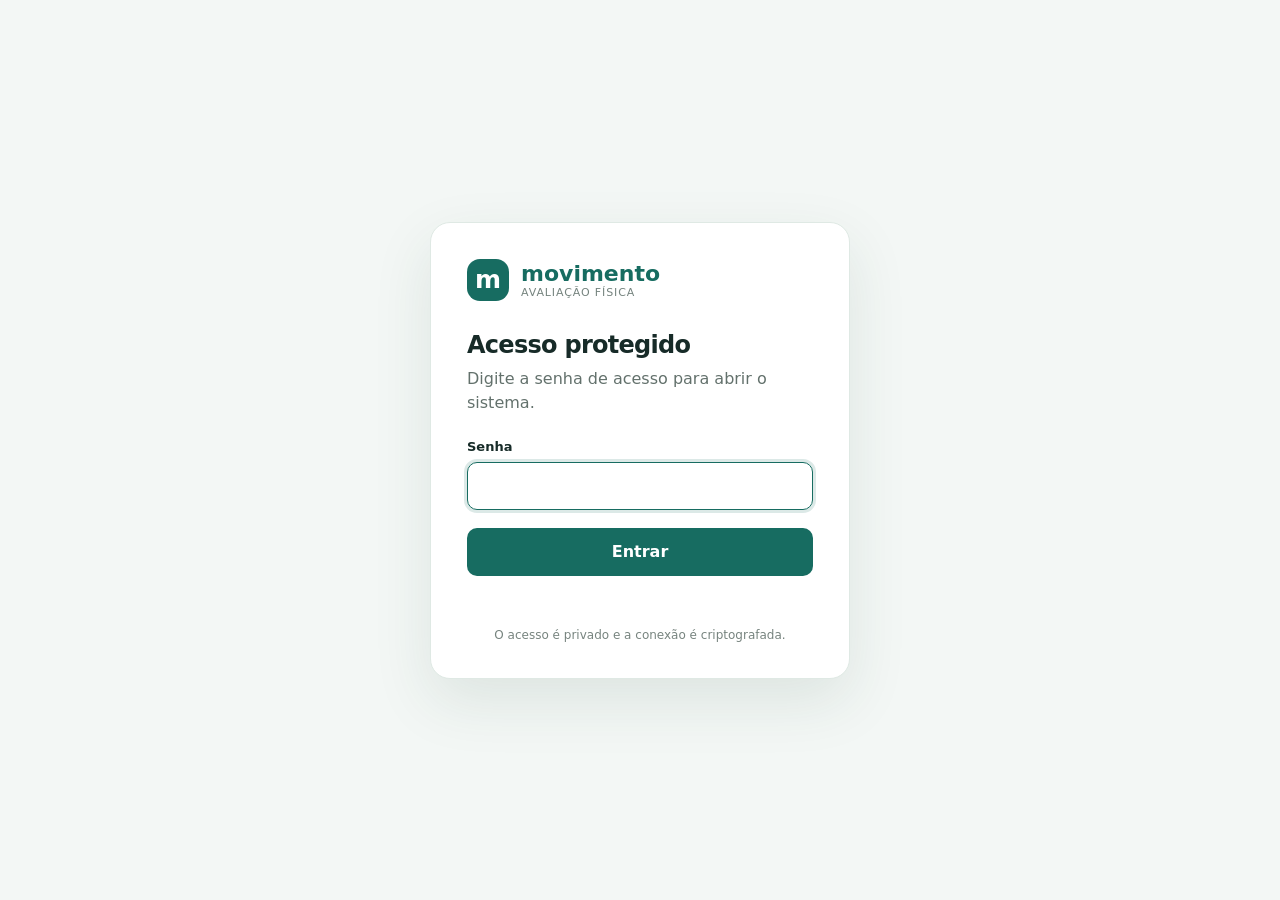
<file: public/login.html>
<!doctype html>
<html lang="pt-BR">
<head>
  <meta charset="utf-8"><meta name="viewport" content="width=device-width,initial-scale=1">
  <meta name="theme-color" content="#176c61"><meta name="robots" content="noindex,nofollow">
  <title>Acesso — Movimento</title>
  <style>
    :root{font-family:Inter,ui-sans-serif,system-ui,-apple-system,"Segoe UI",sans-serif;color:#172b28;background:#f3f7f5;font-synthesis:none;text-rendering:optimizeLegibility}
    *{box-sizing:border-box}body{min-height:100vh;margin:0;display:grid;place-items:center;padding:24px}.card{width:min(100%,420px);padding:36px;border:1px solid #dfe9e4;border-radius:20px;background:#fff;box-shadow:0 22px 60px #1b49351a}.brand{display:flex;align-items:center;gap:12px;margin-bottom:30px;color:#176c61;font-weight:750;font-size:22px}.mark{display:grid;place-items:center;width:42px;height:42px;border-radius:13px;background:#176c61;color:white;font-size:25px}.brand small{display:block;color:#75837e;font-size:11px;font-weight:500;letter-spacing:.08em;text-transform:uppercase}h1{margin:0 0 8px;font-size:24px;letter-spacing:-.03em}p{margin:0 0 24px;color:#63716c;line-height:1.5}.field{display:grid;gap:8px;margin-bottom:18px}label{font-size:13px;font-weight:650}input{width:100%;height:48px;padding:0 13px;border:1px solid #cad8d2;border-radius:10px;font:inherit}input:focus{outline:3px solid #176c6126;border-color:#176c61}button{width:100%;height:48px;border:0;border-radius:10px;background:#176c61;color:white;font:inherit;font-weight:700;cursor:pointer}button:disabled{opacity:.65;cursor:wait}.error{min-height:22px;margin-top:12px;color:#a33232;font-size:13px}footer{margin-top:18px;color:#77847f;font-size:12px;text-align:center}
  </style>
</head>
<body>
  <main class="card">
    <div class="brand"><span class="mark">m</span><span>movimento<small>avaliação física</small></span></div>
    <h1>Acesso protegido</h1><p>Digite a senha de acesso para abrir o sistema.</p>
    <form id="login-form"><div class="field"><label for="password">Senha</label><input id="password" name="password" type="password" autocomplete="current-password" required autofocus></div><button id="submit" type="submit">Entrar</button><div class="error" id="error" role="alert" aria-live="polite"></div></form>
    <footer>O acesso é privado e a conexão é criptografada.</footer>
  </main>
  <script>
    const form = document.getElementById('login-form');
    form.addEventListener('submit', async event => {
      event.preventDefault();
      const button = document.getElementById('submit'); const error = document.getElementById('error');
      button.disabled = true; error.textContent = '';
      try {
        const response = await fetch('/api/login', { method: 'POST', headers: { 'content-type': 'application/json' }, body: JSON.stringify({ password: form.password.value }) });
        const data = await response.json();
        if (!response.ok) throw new Error(data.error || 'Não foi possível entrar.');
        window.location.assign('/');
      } catch (e) { error.textContent = e.message; button.disabled = false; }
    });
  </script>
</body>
</html>
</file>
